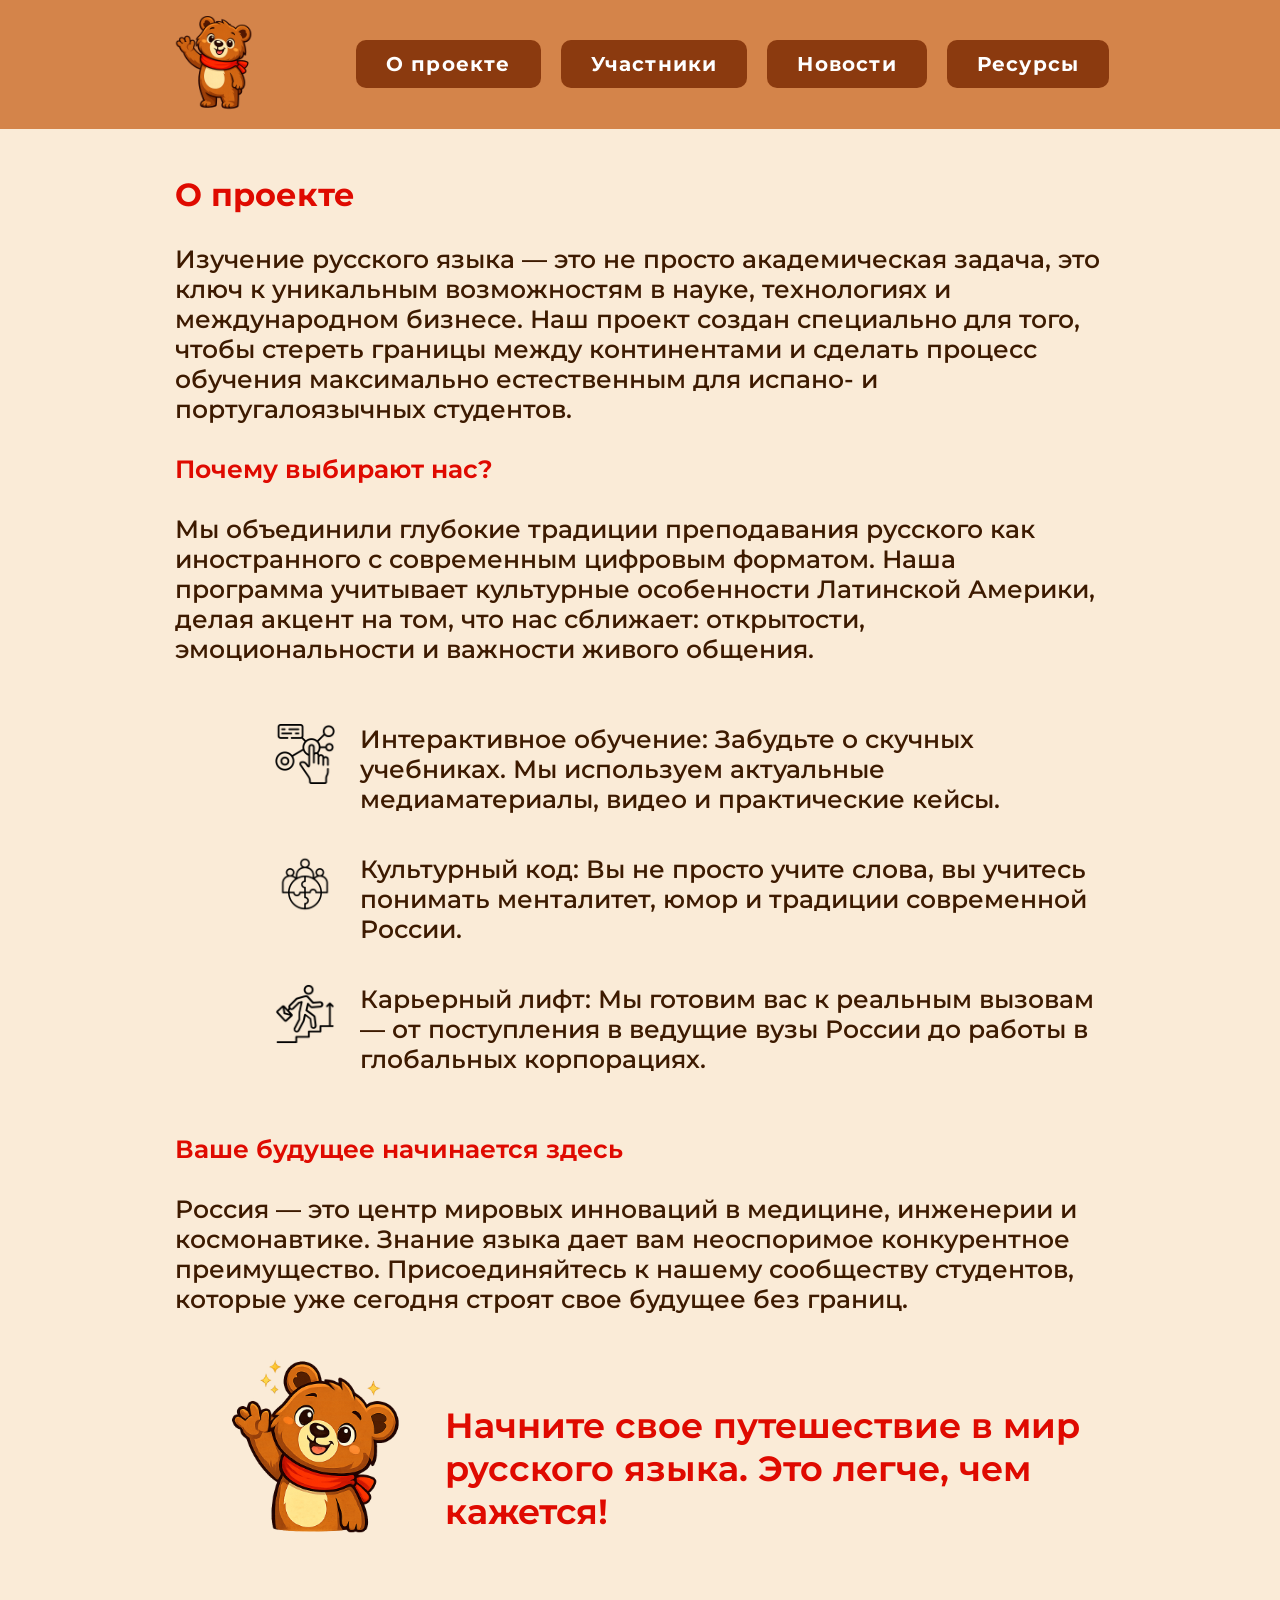
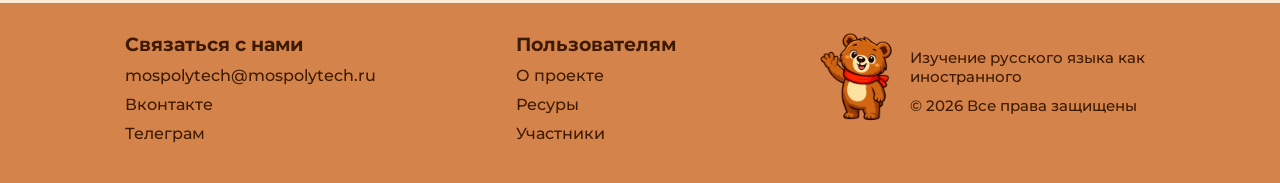
<file: site/about-proj.html>
<!DOCTYPE html>
<html lang="en">

<head>
    <meta charset="UTF-8">
    <meta name="viewport" content="width=device-width, initial-scale=1.0">
    <title>О проекте</title>
    <link rel="stylesheet" href="styles.css">
</head>

<body>
    <header class="header">
        <div class="container">
            <nav class="header-nav">
                <a href="index.html" class="logo">
                    <img class="logo" src="images/логотип мишка.svg" alt="Ошибочка" width="85">
                </a>
                <ul class="menu">
                    <li><a href="about-proj.html" class="menu-button">О проекте</a></li>
                    <li><a href="members.html" class="menu-button">Участники</a></li>
                    <li><a href="news.html" class="menu-button">Новости</a></li>
                    <li><a href="resources.html" class="menu-button">Ресурсы</a></li>
                </ul>
            </nav>
        </div>
    </header>

    <main>
        <h1 class="about-h1">О проекте</h1>
        <p class="about-p">Изучение русского языка — это не просто академическая задача, это ключ к уникальным
            возможностям в науке, технологиях и международном бизнесе. Наш проект создан специально для того, чтобы
            стереть границы между континентами и сделать процесс обучения максимально естественным для испано- и
            португалоязычных студентов.</p>
        <h2 class="about">Почему выбирают нас?</h2>
        <p class="about-p">Мы объединили глубокие традиции преподавания русского как иностранного с современным цифровым
            форматом. Наша
            программа учитывает культурные особенности Латинской Америки, делая акцент на том, что нас сближает:
            открытости, эмоциональности и важности живого общения.</p>
        <div class="hight-combo-iconte">
            <div class="combo-iconte">
                <img class="icons" src="images/иконка1.svg" alt="Ошибочка">
                <p class="about-pp">Интерактивное обучение: Забудьте о скучных учебниках. Мы используем актуальные
                    медиаматериалы, видео и
                    практические кейсы.</p>
            </div>
            <div class="combo-iconte">
                <img class="icons" src="images/иконка2.svg" alt="Ошибочка">
                <p class="about-pp">Культурный код: Вы не просто учите слова, вы учитесь понимать менталитет, юмор и традиции
                    современной России.</p>
            </div>
            <div class="combo-iconte">
                <img class="icons" src="images/иконка3.svg" alt="Ошибочка">
                <p class="about-pp">Карьерный лифт: Мы готовим вас к реальным вызовам — от поступления в ведущие вузы России
                    до работы в глобальных корпорациях.</p>
            </div>
        </div>
        <h2 class="about">Ваше будущее начинается здесь</h2>
        <p class="about-p">Россия — это центр мировых инноваций в медицине, инженерии и космонавтике. Знание языка дает
            вам неоспоримое конкурентное преимущество. Присоединяйтесь к нашему сообществу студентов, которые уже
            сегодня строят свое будущее без границ.</p>
        <div class="combo-iconte">
            <img class="icons-logo" src="images/логотипОпроекте.svg" alt="Ошибочка">
            <h2 class="about-h2">Начните свое путешествие в мир русского языка. Это легче, чем кажется!</h2>
        </div>






    </main>

    <footer class="footer">
        <div class="container">
            <div class="footer-buttons">
                <ul class="contacts">
                    <li>
                        <h3 class="name">Связаться с нами</h3>
                    </li>
                    <li><a href="mailto:mospolytech@mospolytech.ru" class="footer-contacts"> mospolytech@mospolytech.ru </a></li>
                    <li><a href="https://vk.com/moscowpolytech" class="footer-contacts"> Вконтакте </a></li>
                    <li><a href="https://t.me/learn_rus_like_foreg_bot" class="footer-contacts"> Телеграм </a></li>
                </ul>
                <ul class="for-users">
                    <li>
                        <h3 class="name-pages">Пользователям</h3>
                    </li>
                    <li><a href="about-proj.html" class="footer-pages"> О проекте </a></li>
                    <li><a href="resources.html" class="footer-pages"> Ресуры </a></li>
                    <li><a href="members.html" class="footer-pages"> Участники </a></li>
                </ul>
                <div class="footer-right-block">
                    <a href="index.html" class="logo">
                        <img class="logo" src="images/логотип мишка.svg" alt="Ошибочка" width="100">
                    </a>
                    <div class="logo-info">
                        <p>Изучение русского языка как иностранного</p>
                        <p>© 2026 Все права защищены</p>
                    </div>
                </div>

            </div>

        </div>

    </footer>
</body>

</html>
</file>
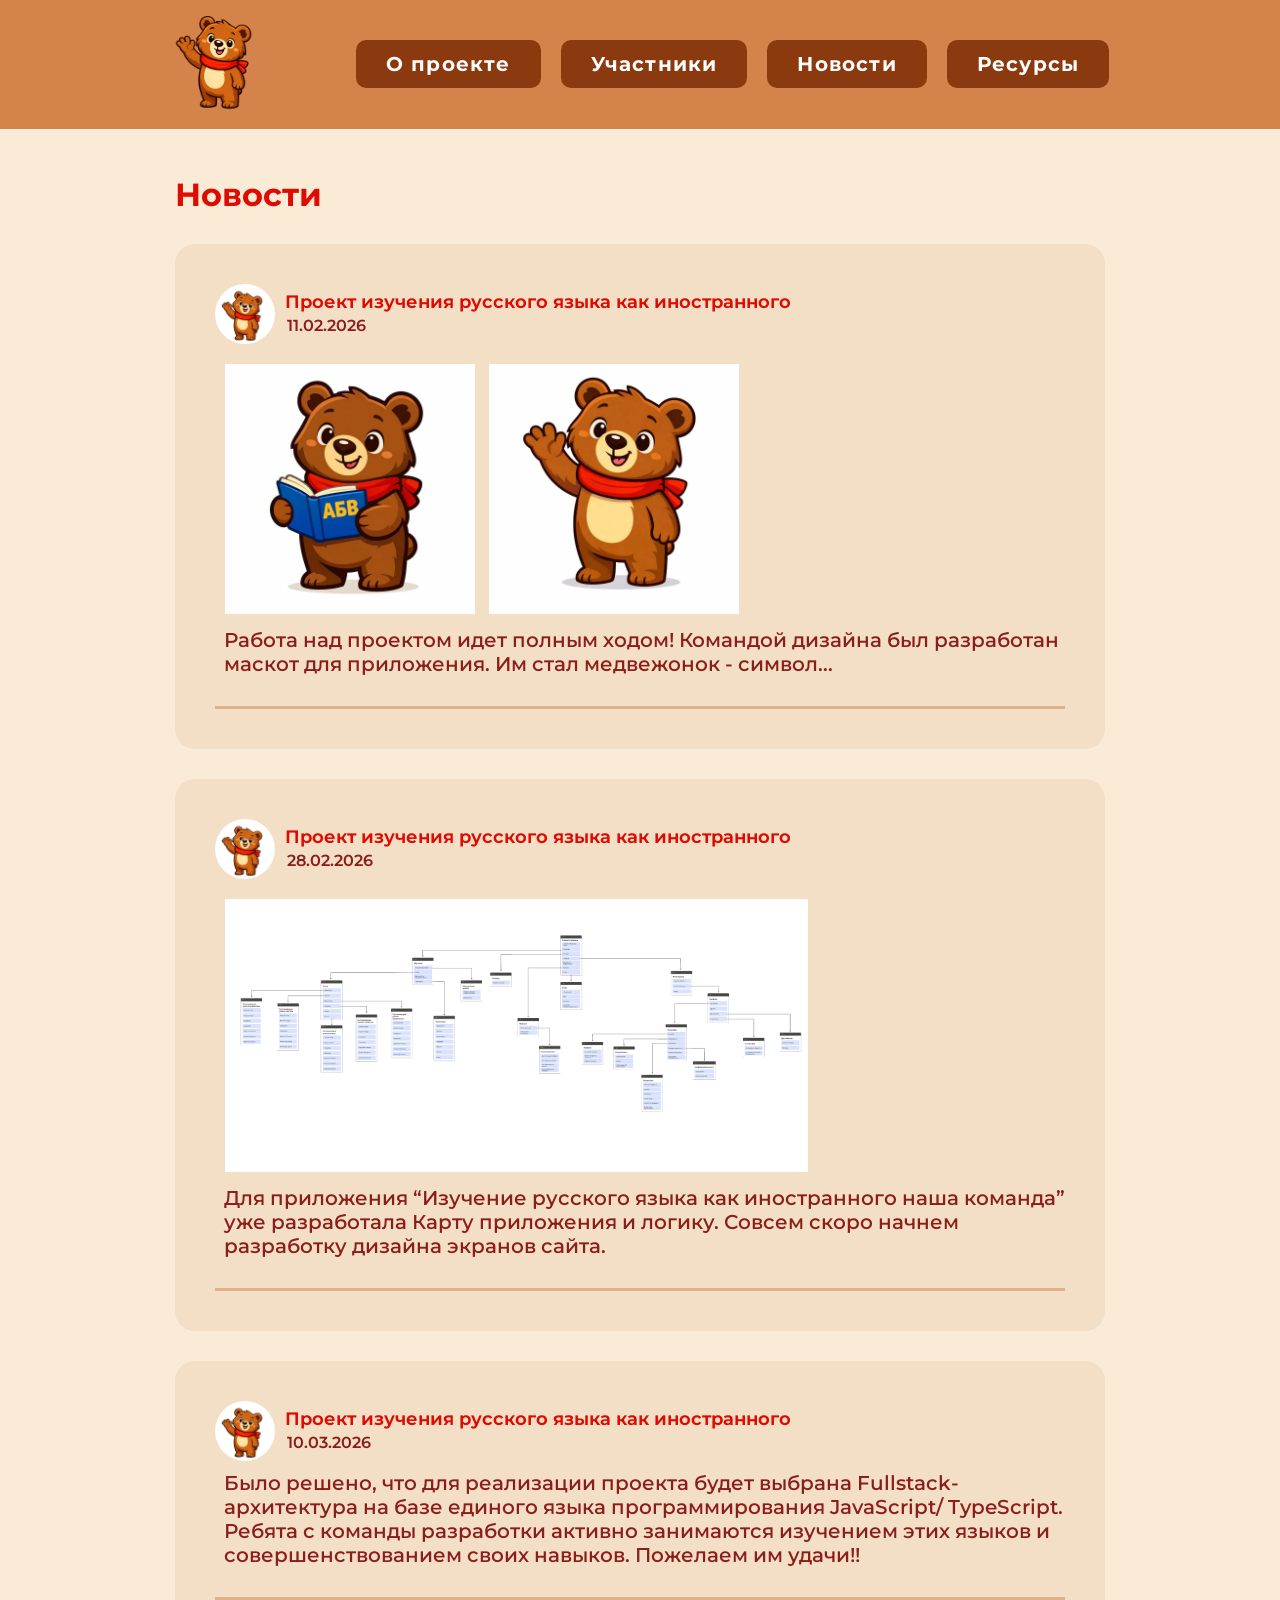
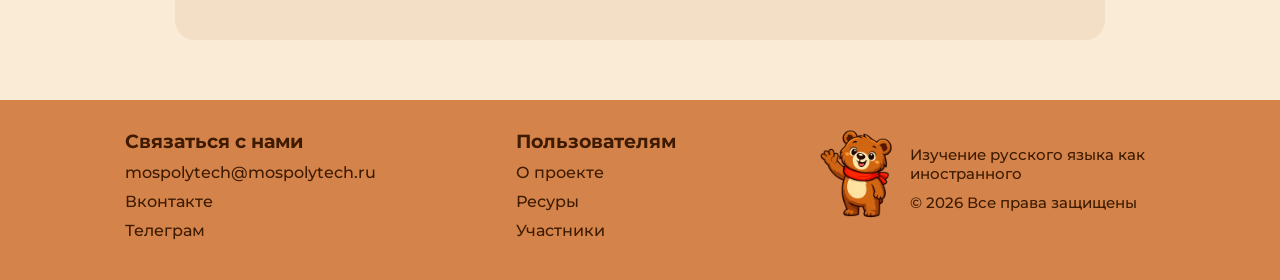
<file: site/news.html>
<!DOCTYPE html>
<html lang="en">

<head>
    <meta charset="UTF-8">
    <meta name="viewport" content="width=device-width, initial-scale=1.0">
    <title>Новости</title>
    <link rel="stylesheet" href="styles.css">
</head>

<body>
    <header class="header">
        <div class="container">
            <nav class="header-nav">
                <a href="index.html" class="logo">
                    <img class="logo" src="images/логотип мишка.svg" alt="Ошибочка" width="85">
                </a>
                <ul class="menu">
                    <li><a href="about-proj.html" class="menu-button">О проекте</a></li>
                    <li><a href="members.html" class="menu-button">Участники</a></li>
                    <li><a href="news.html" class="menu-button">Новости</a></li>
                    <li><a href="resources.html" class="menu-button">Ресурсы</a></li>
                </ul>
            </nav>
        </div>
    </header>

    <main>
        <h1 class="news-h1">Новости</h1>
        <div class="dashboard">
            <div class="messages">
                <div class="avatarname">
                    <img class="avatar" src="images/Group 1.svg" alt="Ошибочка">
                    <div class="name-user">
                        <h2 class="user">Проект изучения русского языка как иностранного</h2>
                        <p class="date-posting">11.02.2026</p>
                    </div>
                </div>
            </div>
            <div class="contenpost">
                <div class="fotos-post">
                    <img class="fotos-post-img" src="images/fotopost1_1.svg" alt="Ошибочка">
                    <img class="fotos-post-img" src="images/fotopost1_2.svg" alt="Ошибочка">
                </div>
                <p class="text-post">Работа над проектом идет полным ходом! Командой дизайна был разработан маскот для
                    приложения. Им стал медвежонок - символ...</p>
            </div>
            <hr class="divider">
        </div>
        <div class="dashboard">
            <div class="messages">
                <div class="avatarname">
                    <img class="avatar" src="images/Group 1.svg" alt="Ошибочка">
                    <div class="name-user">
                        <h2 class="user">Проект изучения русского языка как иностранного</h2>
                        <p class="date-posting">28.02.2026</p>
                    </div>
                </div>
            </div>
            <div class="contenpost">
                <div class="fotos-post">
                    <img class="fotos-post-img" src="images/fotopost2_1.svg" alt="Ошибочка">
                </div>
                <p class="text-post">Для приложения “Изучение русского языка как иностранного наша команда” уже
                    разработала Карту приложения и логику. Совсем скоро начнем разработку дизайна экранов сайта.</p>
            </div>
            <hr class="divider">
        </div>
        <div class="dashboard">
            <div class="messages">
                <div class="avatarname">
                    <img class="avatar" src="images/Group 1.svg" alt="Ошибочка">
                    <div class="name-user">
                        <h2 class="user">Проект изучения русского языка как иностранного</h2>
                        <p class="date-posting">10.03.2026</p>
                    </div>
                </div>
            </div>
            <div class="contenpost">
                <p class="text-post">Было решено, что для реализации проекта будет выбрана Fullstack-архитектура на базе
                    единого языка программирования JavaScript/ TypeScript. Ребята с команды разработки активно
                    занимаются изучением этих языков и совершенствованием своих навыков. Пожелаем им удачи!!</p>
            </div>
            <hr class="divider">
        </div>

    </main>

    <footer class="footer">
        <div class="container">
            <div class="footer-buttons">
                <ul class="contacts">
                    <li>
                        <h3 class="name">Связаться с нами</h3>
                    </li>
                    <li><a href="mailto:mospolytech@mospolytech.ru" class="footer-contacts"> mospolytech@mospolytech.ru </a></li>
                    <li><a href="https://vk.com/moscowpolytech" class="footer-contacts"> Вконтакте </a></li>
                    <li><a href="https://t.me/learn_rus_like_foreg_bot" class="footer-contacts"> Телеграм </a></li>
                </ul>
                <ul class="for-users">
                    <li>
                        <h3 class="name-pages">Пользователям</h3>
                    </li>
                    <li><a href="about-proj.html" class="footer-pages"> О проекте </a></li>
                    <li><a href="resources.html" class="footer-pages"> Ресуры </a></li>
                    <li><a href="members.html" class="footer-pages"> Участники </a></li>
                </ul>
                <div class="footer-right-block">
                    <a href="index.html" class="logo">
                        <img class="logo" src="images/логотип мишка.svg" alt="Ошибочка" width="100">
                    </a>
                    <div class="logo-info">
                        <p>Изучение русского языка как иностранного</p>
                        <p>© 2026 Все права защищены</p>
                    </div>
                </div>

            </div>

        </div>

    </footer>
</body>

</html>
</file>
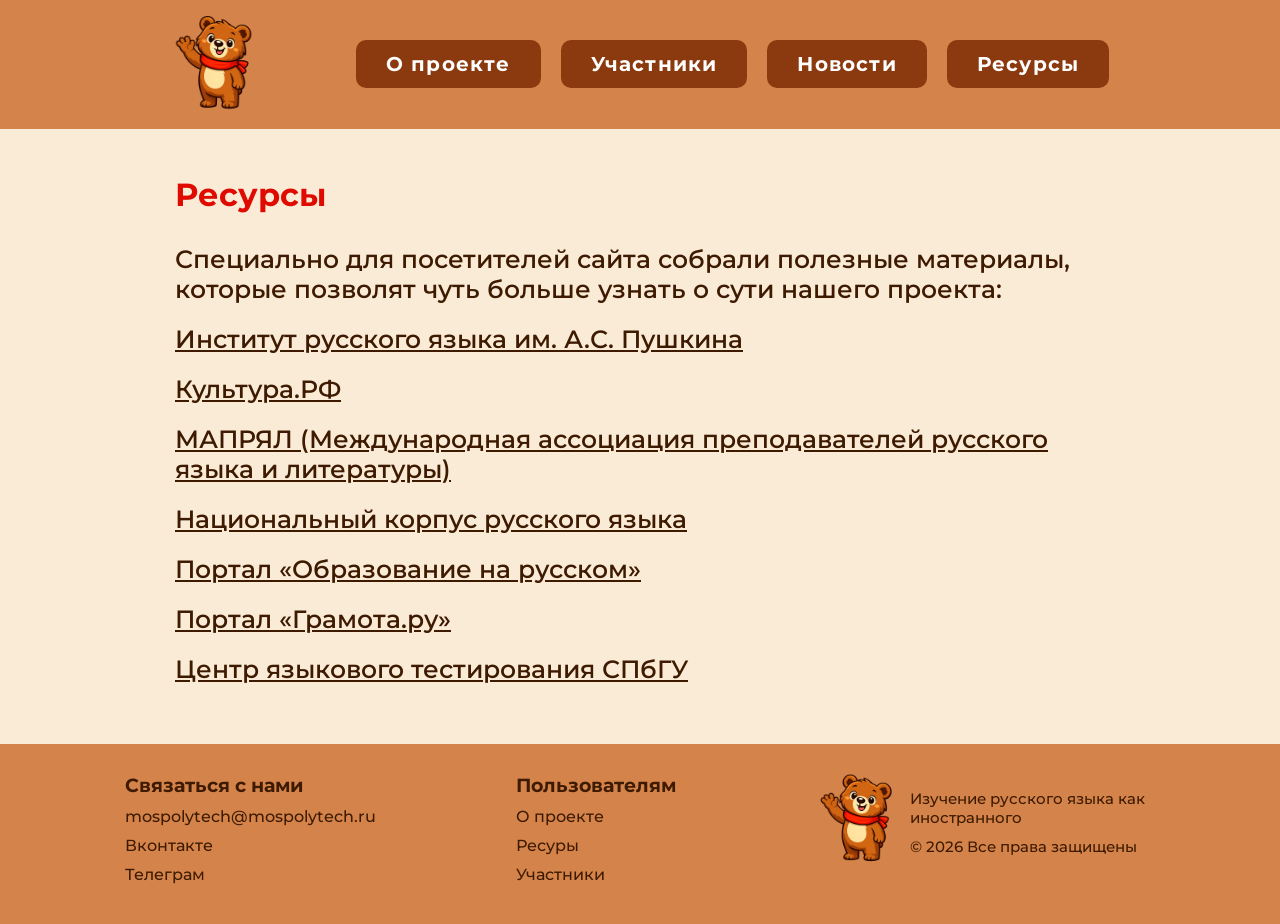
<file: site/resources.html>
<!DOCTYPE html>
<html lang="en">

<head>
    <meta charset="UTF-8">
    <meta name="viewport" content="width=device-width, initial-scale=1.0">
    <title>Ресурсы</title>
    <link rel="stylesheet" href="styles.css">
</head>

<body>
    <header class="header">
        <div class="container">
            <nav class="header-nav">
                <a href="index.html" class="logo">
                    <img class="logo" src="images/логотип мишка.svg" alt="Ошибочка" width="85">
                </a>
                <ul class="menu">
                    <li><a href="about-proj.html" class="menu-button">О проекте</a></li>
                    <li><a href="members.html" class="menu-button">Участники</a></li>
                    <li><a href="news.html" class="menu-button">Новости</a></li>
                    <li><a href="resources.html" class="menu-button">Ресурсы</a></li>
                </ul>
            </nav>
        </div>
    </header>

    <main>
        <h1 class="about-h1">Ресурсы</h1>
        <p class="about-p">Специально для посетителей сайта собрали полезные материалы, которые позволят чуть больше
            узнать о сути нашего проекта:</p>
        <a href="https://www.pushkin.institute/" class="references">Институт русского языка им. А.С. Пушкина</a>
        <a href="https://www.culture.ru/" class="references">Культура.РФ</a>
        <a href="https://ru.wikipedia.org/wiki/%D0%9C%D0%B5%D0%B6%D0%B4%D1%83%D0%BD%D0%B0%D1%80%D0%BE%D0%B4%D0%BD%D0%B0%D1%8F_%D0%B0%D1%81%D1%81%D0%BE%D1%86%D0%B8%D0%B0%D1%86%D0%B8%D1%8F_%D0%BF%D1%80%D0%B5%D0%BF%D0%BE%D0%B4%D0%B0%D0%B2%D0%B0%D1%82%D0%B5%D0%BB%D0%B5%D0%B9_%D1%80%D1%83%D1%81%D1%81%D0%BA%D0%BE%D0%B3%D0%BE_%D1%8F%D0%B7%D1%8B%D0%BA%D0%B0_%D0%B8_%D0%BB%D0%B8%D1%82%D0%B5%D1%80%D0%B0%D1%82%D1%83%D1%80%D1%8B"
            class="references">МАПРЯЛ (Международная ассоциация преподавателей русского языка и литературы)</a>
        <a href="https://ruscorpora.ru/" class="references">Национальный корпус русского языка</a>
        <a href="https://pushkininstitute.ru/" class="references">Портал «Образование на русском»</a>
        <a href="https://gramota.ru/" class="references">Портал «Грамота.ру»</a>
        <a href="https://testingcenter.spbu.ru/ru/" class="references">Центр языкового тестирования СПбГУ</a>



    </main>

    <footer class="footer">
        <div class="container">
            <div class="footer-buttons">
                <ul class="contacts">
                    <li>
                        <h3 class="name">Связаться с нами</h3>
                    </li>
                    <li><a href="mailto:mospolytech@mospolytech.ru" class="footer-contacts"> mospolytech@mospolytech.ru </a></li>
                    <li><a href="https://vk.com/moscowpolytech" class="footer-contacts"> Вконтакте </a></li>
                    <li><a href="https://t.me/learn_rus_like_foreg_bot" class="footer-contacts"> Телеграм </a></li>
                </ul>
                <ul class="for-users">
                    <li>
                        <h3 class="name-pages">Пользователям</h3>
                    </li>
                    <li><a href="about-proj.html" class="footer-pages"> О проекте </a></li>
                    <li><a href="resources.html" class="footer-pages"> Ресуры </a></li>
                    <li><a href="members.html" class="footer-pages"> Участники </a></li>
                </ul>
                <div class="footer-right-block">
                    <a href="index.html" class="logo">
                        <img class="logo" src="images/логотип мишка.svg" alt="Ошибочка" width="100">
                    </a>
                    <div class="logo-info">
                        <p>Изучение русского языка как иностранного</p>
                        <p>© 2026 Все права защищены</p>
                    </div>
                </div>

            </div>

        </div>

    </footer>
</body>

</html>
</file>
<file: site/styles.css>
@font-face {
    font-family: "Montserrat";
    src: url(fonts/Montserrat-VariableFont_wght.ttf) format("truetype-variations");
    font-weight: 100 900;
    font-style: normal;
    font-display: swap;
}
@font-face {
    font-family: "Montserrat";
    src: url(fonts/Montserrat-Italic-VariableFont_wght.ttf) format("truetype-variations");
    font-weight: 100 900;
    font-style: italic;
    font-display: swap;
}

* {
    margin: 0;
    padding: 0;
    box-sizing: border-box;
}
body {
    padding-top: 145px;
    background-color: antiquewhite;
}

.header{
    background-color:#D4844A;
    position: fixed;
    top: 0;          
    left: 0;         
    width: 100%;     
    z-index: 1000;   
}

.container{
    max-width: 1200px;
    margin: 0 auto;
    padding: 0px 10px;
}

.header-nav {
    display: flex; 
    justify-content: center;
    gap: 100px ;
    align-items: center;           
    padding: 10px 15px;
}

.menu {
    display: flex;      
    list-style: none;   
    gap: 20px;          
}


.menu-button {
    display:inline-block;
    padding: 12px 30px;
    background-color:#8B3A0F;
    color: #FFFFFF;
    border-radius: 10px;
    font-weight: 700;
    font-size: 20px;
    transition: all 0.3s ease;
    text-decoration: none;
    font-family: "Montserrat";
    letter-spacing: 1.2px;

}

.menu-button:hover {
    background-color: #712E0B;
    color: #FFFFFF;           
    cursor: pointer; 
    transform: translateY(-2px); 
}

.logo{
    margin: 0;
    padding: 0;
}


.main-img{
    display: block;
    margin-left: auto;
    margin-right: auto;
    max-width: 100%;

}

.main-banner {
    background-image: url("images/banermain.svg");
    height: 550px;          
    width: calc(100% - 450px);
    margin: 0 auto;
    background-size: cover;    
    background-position: center;
    box-sizing: border-box;
    padding-top: 250px;
    opacity: 95%;
    border-radius: 10px;

}


.main-banner h1 {
    font-family: "Montserrat";
    color: #FFFFFF;      
    font-size: 50px;     
    max-width: 900px;    
    font-weight: 700;
    line-height: 1.3;    /* Расстояние между строками */
    text-shadow: 0px 7px 4px rgba(0,0,0,0.5);
    margin-left: 50px;
    text-align: left;
}

.main-p {
    font-family: "Montserrat";
    font-size: 25px;
    font-weight: 550;
    color: #3D1A00;
    display: flex;
    justify-content: center;
    padding-top: 30px;
    width: calc(100% - 450px);
    margin: 0 auto;
    
}

.footer{
    margin-top:60px;
    background-color: #D4844A;
    padding-top: 10px;
    padding-bottom: 20px;

}


.footer-buttons{
    display: flex;
    justify-content: left;
    gap: 140px;
    padding: 20px;
    margin-left: 55px;
}


.footer-right-block{
    display: flex;
    align-items: flex-start;

}

.footer-right-block a.logo img{
    display: block;
    position: relative;  
    top: -5px;
    width: 85%;
}

.logo-info{
    max-width: 300px;
    font-family: "Montserrat";
    font-size: 15px;
    font-weight: 500;
    color:#3D1A00;
    padding-top: 15px;
    display: flex;
    flex-direction: column;
    gap: 10px;
}

.contacts{
    font-family: "Montserrat";  
    color:#3D1A00;
    list-style: none;
    display: flex;
    flex-direction: column; 
    gap: 10px;              
    padding: 0;           
    margin: 0;
}

.for-users{
    font-family: "Montserrat";
    color:#3D1A00;
    list-style: none;
    display: flex;
    flex-direction: column; 
    gap: 10px;              
    padding: 0;           
    margin: 0;
}


.footer-contacts, .footer-pages{
    text-decoration: none;
    color:#3D1A00;
    font-weight: 500;
    transition: 0,3;
}

.footer-pages:hover{
    color: #8B1E19;

}

.footer-contacts:hover{
    color: #8B1E19;

}


/*Контен "О проекте" */

.about-h1{
    font-family: "Montserrat";
    font-size: 32px;
    font-weight: 700;
    color: #DF0A00;
    justify-content: left;
    padding-top: 30px;
    width: calc(100% - 350px);
    margin: 0 auto;
}


.about{
    font-family: "Montserrat";
    font-size: 25px;
    font-weight: 650;
    color: #DF0A00;
    justify-content: left;
    padding-top: 30px;
    width: calc(100% - 350px);
    margin: 0 auto;
}

.about-p {
    font-family: "Montserrat";
    font-size: 25px;
    font-weight: 550;
    color: #3D1A00;
    justify-content: center;
    padding-top: 30px;
    width: calc(100% - 350px);
    margin: 0 auto;
    
}

.about-pp {
    font-family: "Montserrat";
    font-size: 25px; 
    font-weight: 550;
    color: #3D1A00;
    margin: 0;          
    padding-top: 0;  
    width: auto;        
    display: block;     
}

.combo-iconte {
    display: flex;
    align-items: flex-start;
    width: calc(100% - 350px);
    margin: 0 auto;
    padding-top: 40px;
}

.icons {
    width: 60px;        
    height: auto;
    margin-right: 25px;
    flex-shrink: 0;
}

.hight-combo-iconte{
    margin-top: 20px;
    margin-bottom: 30px;
    margin-left: 100px;
}

.icons-logo{
    width: 180px;
    margin-left: 50px ;
}

.about-h2{
    font-family: "Montserrat";
    font-size: 35px;
    font-weight: 650;
    color: #DF0A00;
    padding-top: 50px;
    padding-left: 40px;
    max-width:900px ;

}

/*Контен "Ресурсы" */

.references{
    display: block;
    font-family: "Montserrat";
    font-size: 25px;
    font-weight: 550;
    color: #3D1A00;
    justify-content: center;
    padding-top: 20px;
    width: calc(100% - 350px);
    margin: 0 auto;
    transition: 0,3;
    
}
.references:hover{
    color:#DF0A00;
}


/*Контен "Участники" */

.members-h1{
    font-family: "Montserrat";
    font-size: 32px;
    font-weight: 700;
    color: #DF0A00;
    justify-content: left;
    padding-top: 30px;
    padding-bottom: 50px;
    width: calc(100% - 350px);
    margin: 0 auto;
}

.member-box{
    display: flex;
    width: calc(100% - 350px);
    justify-content: center;
    margin: 0 auto;
    padding-bottom: 50px;
}

.member-foto{
    width: 230px;
}

.resume{
    padding-left: 30px;
    padding-top: 40px;
}

.fio{
    font-family: "Montserrat";
    font-size: 28px;
    font-weight: 650;
    color: #DF0A00;
    justify-content: center;
    padding-bottom: 20px;
}

.info_member{
    font-family: "Montserrat";
    font-size: 25px;
    font-weight: 550;
    color: #3D1A00;
}

/*Контен "Новости" */

.news-h1{
    font-family: "Montserrat";
    font-size: 32px;
    font-weight: 700;
    color: #DF0A00;
    justify-content: left;
    padding-top: 30px;
    padding-bottom: 30px;
    width: calc(100% - 350px);
    margin: 0 auto;
}

.dashboard{
    background-color: #F3DEC6;
    border-radius: 20px;
    padding: 40px;
    width: calc(100% - 350px);
    margin: 0 auto;
    margin-bottom: 30px;
}

.avatarname{
    display: flex;
}

.avatar{
    width: 60px;
    
}

.name-user{
    padding-left: 10px;
    padding-top: 7px;
}

.user{
    font-family: "Montserrat";
    font-size: 18px;
    font-weight: 650;
    color: #DF0A00;
    padding-bottom: 3px;
}

.date-posting{
    font-family: "Montserrat";
    font-size: 16px;
    font-weight: 600;
    color: #8B1E19;
    padding-left: 2px;

}

.fotos-post-img{
    padding-left: 10px;
}

.fotos-post{
    padding-top: 20px;
}

.text-post{
    font-family: "Montserrat";
    font-size: 20px;
    font-weight: 550;
    color: #8B1E19;
    justify-content: center;
    padding-top: 10px;
    margin: 0 auto;
    padding-left: 9px;

}

.divider{
    border: none;
    border-top: 3px solid #E1B08C;
    margin-top: 30px;
    width: 100%;

}
</file>
